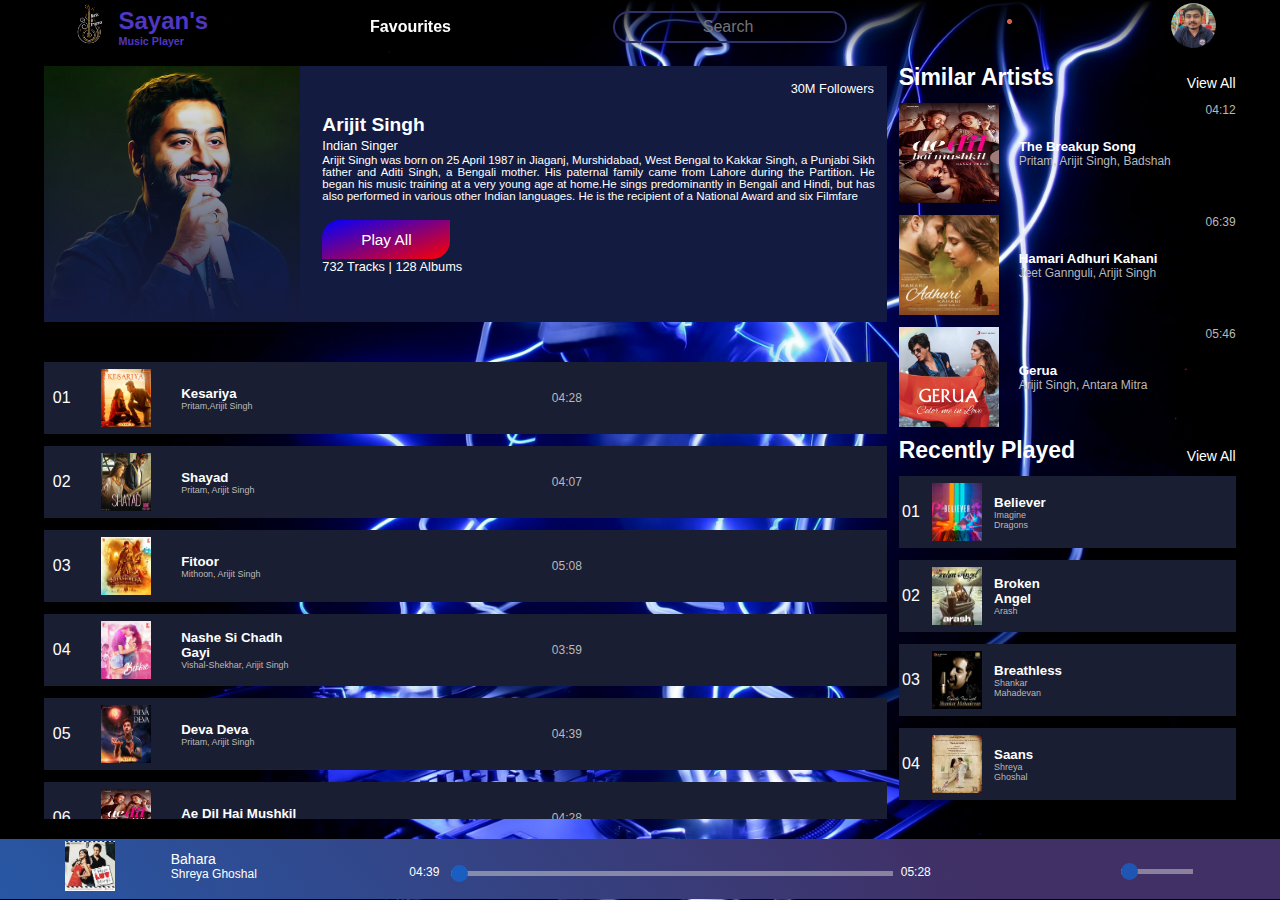
<file: Single Playlist Screen.html>
<!DOCTYPE html>
<html lang="en">

<head>
    <meta charset="UTF-8">
    <meta name="viewport" content="width=device-width, initial-scale=1.0">
    <title>My Playlist</title>
    <!-- add fevricon -->
    <link rel="icon" type="image/x-icon" href="media/music.ico">
    <!-- it is connected to two stylesheets -->
    <link rel="stylesheet" type="text/css" href="Single Playlist Screen Styles.css"><!-- this is the main stylesheet -->
    <!-- desktop first approach is used for the same. -->
    <link rel="stylesheet" type="text/css" href="Secondary page responsive.css">
    <!-- this is the style sheet with all the media queries -->
    <!-- this script is just for font awesome fonts -->
    <link rel="stylesheet" href="https://cdnjs.cloudflare.com/ajax/libs/font-awesome/6.2.1/css/all.min.css" 
    integrity="sha512-MV7K8+y+gLIBoVD59lQIYicR65iaqukzvf/nwasF0nqhPay5w/9lJmVM2hMDcnK1OnMGCdVK+iQrJ7lzPJQd1w==" 
    crossorigin="anonymous" referrerpolicy="no-referrer" />
</head>
<!-- body -->

<body>
    <!-- top navigation bar -->
    <nav class="navigation-bar">
        <!--This div contains the logo and title of the page-->
        <div class="title-combo">
            <div class="website-logo">
                <img src="media/music.png">
            </div>
            <div class="website-name">
                <h2>
                    Sayan's
                </h2>
                <h6>
                    Music Player
                </h6>
            </div>
        </div>
        <!-- this is the animated favourites text -->
        <div class="favs">
            <h4>
                Favourites <i class="fa-regular fa-star"></i>
            </h4>
        </div>
        <!-- this is for search bar -->
        <div class="search-bar">
            <div>
                <!-- magnifying glass- search icon -->
                <i class="fas fa-search search-ico"></i>
            </div>
            <input type="text" name="search" placeholder="Search">
            <div>
                <!-- mic icon -->
                <i class="fas fa-microphone mic-ico"></i>
            </div>
        </div>
        <!-- this is for notification bell -->
        <div class="notification-bell">
            <i class="fa-solid fa-bell"></i>
        </div>
        <!-- this is for red-dot -->
        <div class="red-dot"><img src="media/red_dot.png"></div>
       
        <!-- this is for profile picture -->
        <div class="profile-picture">
            <img src="media/my image.jpg">
        </div>
    </nav>
    <!-- this is the main center part of the page and it is divided into two sections, namely section 1 and section 2-->
    <!-- I have separated these sections using the aside tag for each section -->
    <main>
        <!-- aside section 1 -->
        <aside class="aside section-1">
            <!-- this is for the jumbotron -->
            <div class="jumbotron">
                <div class=jumbotron-image>
                    <!-- there is nothing in this div because all the images and all are added by css -->
                </div>
                <!-- jumbotron details -->
                <div class="jumbotron-detail">
                    <!-- descriptive part of the jumbotron this will contain name , number of followers and all -->
                    <div class="descriptive-part">
                        <div class="song-name-main">
                            <h1>Arijit Singh</h1>
                        </div>
                        <div class="followers">
                            <span>30M Followers</span>
                        </div>
                        <p class="author"><span>Indian Singer</span></p>
                        <!-- short description of the current author -->
                        <p class="desc">
                            Arijit Singh was born on 25 April 1987 in Jiaganj, Murshidabad, West Bengal to Kakkar Singh, a Punjabi Sikh father and Aditi Singh, a Bengali mother. His paternal family came from Lahore during the Partition. He began his music training at a very young age at home.He sings predominantly in Bengali and Hindi, but has also performed in various other Indian languages. He is the recipient of a National Award and six Filmfare
                        </p>
                    </div>
                    <!-- action part -->
                    <div class="action-part">
                        <!-- action buttons -->
                        <div class="btns">
                            <button>Play All</button>
                            <button class="btns-icon">
                                <i class="fa-regular fa-heart"></i>
                                <i class="fa-solid fa-share"></i>
                            </button>
                        </div>
                        <p>
                            732 Tracks | 128 Albums
                        </p>
                    </div>
                </div>
            </div>
            <!-- now the playlist part begins -->
            <div class="playlist-items">
                <!-- playlist item -->
                <div class="playlist-item">
                    <div class="left">
                        <div>
                            01
                        </div>
                        <div>
                            <img src="media/playlist2nd/kesariya.jpeg">
                            <div class="play-btn">
                                <i class="fas fa-play"></i>
                            </div>
                        </div>
                        <div>
                            <h5>
                                Kesariya
                            </h5>
                            <p>
                                Pritam,Arijit Singh
                            </p>
                        </div>
                    </div>
                    <div class="center">
                        04:28
                    </div>
                    <div class="right">
                        <div>
                            <i class="far fa-heart"></i>
                        </div>
                        <div>
                            <i class="fas fa-plus"></i>
                        </div>
                    </div>
                </div>
                <!-- playlist item -->
                <div class="playlist-item">
                    <div class="left">
                        <div>
                            02
                        </div>
                        <div>
                            <img src="media/playlist2nd/shayad.jpeg">
                            <div class="play-btn">
                                <i class="fas fa-play"></i>
                            </div>
                        </div>
                        <div>
                            <h5>
                                Shayad
                            </h5>
                            <p>
                                Pritam, Arijit Singh
                            </p>
                        </div>
                    </div>
                    <div class="center">
                        04:07
                    </div>
                    <div class="right">
                        <div>
                            <i class="far fa-heart"></i>
                        </div>
                        <div>
                            <i class="fas fa-plus"></i>
                        </div>
                    </div>
                </div>
                <!-- playlist item -->
                <div class="playlist-item">
                    <div class="left">
                        <div>
                            03
                        </div>
                        <div>
                            <img src="media/playlist2nd/fitoor.jpg">
                            <div class="play-btn">
                                <i class="fas fa-play"></i>
                            </div>
                        </div>
                        <div>
                            <h5>
                                Fitoor
                            </h5>
                            <p>
                                Mithoon, Arijit Singh
                            </p>
                        </div>
                    </div>
                    <div class="center">
                        05:08
                    </div>
                    <div class="right">
                        <div>
                            <i class="far fa-heart"></i>
                        </div>
                        <div>
                            <i class="fas fa-plus"></i>
                        </div>
                    </div>
                </div>
                <!-- playlist item -->
                <div class="playlist-item">
                    <div class="left">
                        <div>
                            04
                        </div>
                        <div>
                            <img src="media/playlist2nd/Nashe Si Chadh Gayi.jpg">
                            <div class="play-btn">
                                <i class="fas fa-play"></i>
                            </div>
                        </div>
                        <div>
                            <h5>
                                Nashe Si Chadh Gayi
                            </h5>
                            <p>
                                Vishal-Shekhar, Arijit Singh
                            </p>
                        </div>
                    </div>
                    <div class="center">
                        03:59
                    </div>
                    <div class="right">
                        <div>
                            <i class="far fa-heart"></i>
                        </div>
                        <div>
                            <i class="fas fa-plus"></i>
                        </div>
                    </div>
                </div>
                <!-- playlist item -->
                <div class="playlist-item">
                    <div class="left">
                        <div>
                            05
                        </div>
                        <div>
                            <img src="media/playlist2nd/Deva Deva.jpg">
                            <div class="play-btn">
                                <i class="fas fa-play"></i>
                            </div>
                        </div>
                        <div>
                            <h5>
                                Deva Deva
                            </h5>
                            <p>
                                Pritam, Arijit Singh
                            </p>
                        </div>
                    </div>
                    <div class="center">
                        04:39
                    </div>
                    <div class="right">
                        <div>
                            <i class="far fa-heart"></i>
                        </div>
                        <div>
                            <i class="fas fa-plus"></i>
                        </div>
                    </div>
                </div>
                <!-- playlist item -->
                <div class="playlist-item">
                    <div class="left">
                        <div>
                            06
                        </div>
                        <div>
                            <img src="media/playlist2nd/Ae Dil Hai Mushkil.jpg">
                            <div class="play-btn">
                                <i class="fas fa-play"></i>
                            </div>
                        </div>
                        <div>
                            <h5>
                                Ae Dil Hai Mushkil 
                            </h5>
                            <p>
                                Pritam, Arijit Singh
                            </p>
                        </div>
                    </div>
                    <div class="center">
                        04:28
                    </div>
                    <div class="right">
                        <div>
                            <i class="far fa-heart"></i>
                        </div>
                        <div>
                            <i class="fas fa-plus"></i>
                        </div>
                    </div>
                </div>
                <!-- playlist item -->
                <div class="playlist-item">
                    <div class="left">
                        <div>
                            07
                        </div>
                        <div>
                            <img src="media/playlist2nd/Hawayein.jpeg">
                            <div class="play-btn">
                                <i class="fas fa-play"></i>
                            </div>
                        </div>
                        <div>
                            <h5>
                                Hawayein
                            </h5>
                            <p>
                               Pritam, Arijit Singh 
                            </p>
                        </div>
                    </div>
                    <div class="center">
                        04:49
                    </div>
                    <div class="right">
                        <div>
                            <i class="far fa-heart"></i>
                        </div>
                        <div>
                            <i class="fas fa-plus"></i>
                        </div>
                    </div>
                </div>
                <!-- playlist item -->
                <div class="playlist-item">
                    <div class="left">
                        <div>
                            08
                        </div>
                        <div>
                            <img src="media/playlist2nd/Ae Dil Hai Mushkil.jpg">
                            <div class="play-btn">
                                <i class="fas fa-play"></i>
                            </div>
                        </div>
                        <div>
                            <h5>
                                Channa Mereya
                            </h5>
                            <p>
                                Pritam, Arijit Singh
                            </p>
                        </div>
                    </div>
                    <div class="center">
                        04:49
                    </div>
                    <div class="right">
                        <div>
                            <i class="far fa-heart"></i>
                        </div>
                        <div>
                            <i class="fas fa-plus"></i>
                        </div>
                    </div>
                </div>
                <!-- playlist item -->
                <div class="playlist-item">
                    <div class="left">
                        <div>
                            09
                        </div>
                        <div>
                            <img src="media/playlist2nd/Samjhawan.jpg">
                            <div class="play-btn">
                                <i class="fas fa-play"></i>
                            </div>
                        </div>
                        <div>
                            <h5>
                                Samjhawan
                            </h5>
                            <p>
                                Arijit Singh, Shreya Ghoshal
                            </p>
                        </div>
                    </div>
                    <div class="center">
                        04:30
                    </div>
                    <div class="right">
                        <div>
                            <i class="far fa-heart"></i>
                        </div>
                        <div>
                            <i class="fas fa-plus"></i>
                        </div>
                    </div>
                </div>
                <!-- playlist item -->
                <div class="playlist-item">
                    <div class="left">
                        <div>
                            10
                        </div>
                        <div>
                            <img src="media/playlist2nd/Bolna.jpeg">
                            <div class="play-btn">
                                <i class="fas fa-play"></i>
                            </div>
                        </div>
                        <div>
                            <h5>
                                Bolna
                            </h5>
                            <p>
                                Arijit Singh, Asees Kaur
                            </p>
                        </div>
                    </div>
                    <div class="center">
                        03:33
                    </div>
                    <div class="right">
                        <div>
                            <i class="far fa-heart"></i>
                        </div>
                        <div>
                            <i class="fas fa-plus"></i>
                        </div>
                    </div>
                </div>
                <!-- playlist item -->
                <div class="playlist-item">
                    <div class="left">
                        <div>
                            11
                        </div>
                        <div>
                            <img src="media/playlist2nd/Pal.jpg">
                            <div class="play-btn">
                                <i class="fas fa-play"></i>
                            </div>
                        </div>
                        <div>
                            <h5>
                                Pal
                            </h5>
                            <p>
                                Arijit Singh, Shreya Ghoshal
                            </p>
                        </div>
                    </div>
                    <div class="center">
                        04:08
                    </div>
                    <div class="right">
                        <div>
                            <i class="far fa-heart"></i>
                        </div>
                        <div>
                            <i class="fas fa-plus"></i>
                        </div>
                    </div>
                </div>
                <!-- playlist item -->
                <div class="playlist-item">
                    <div class="left">
                        <div>
                            12
                        </div>
                        <div>
                            <img src="media/playlist2nd/Dance Ka Bhoot.jpeg">
                            <div class="play-btn">
                                <i class="fas fa-play"></i>
                            </div>
                        </div>
                        <div>
                            <h5>
                                Dance Ka Bhoot
                            </h5>
                            <p>
                                Pritam, Arijit Singh
                            </p>
                        </div>
                    </div>
                    <div class="center">
                        04:05
                    </div>
                    <div class="right">
                        <div>
                            <i class="far fa-heart"></i>
                        </div>
                        <div>
                            <i class="fas fa-plus"></i>
                        </div>
                    </div>
                </div>
            </div>
        </aside>
        <!-- one aside section is complete -->
        <!-- now the second aside section will start from here -->
        <!-- the page is responsive. please try reducing the width of the page -->
        <!-- the aside section will collapse and a "more button will be shown to you." -->
        <!-- clicking on this more button, you will be shown the aside section 2  -->
        <!-- its position will be absolute at lower resolutions -->
        <!-- this is the label for that more button -->
        <label for="more"><i class="fas fa-angle-double-left"></i>More</label>
        <!-- this is that more button -->
        <!-- and this is the check box. this will always be hidden -->
        <!-- check the stylesheet_main.css when the label is clicked, this checkbox will be checked -->
        <!-- which will invoke the aside section 2 on lower resolutions -->
        <input type="checkbox" id="more">
        <!-- </div> -->
        <aside class="aside section-2">
            <!-- similar class will be applicable to both similar artists and recently played -->
            <div class="similar">
                <!-- section heading, which also contains the view all button -->
                <div class="section-heading">
                    <h1>Similar Artists</h1>
                    <div class="view-all-button">
                        View All
                    </div>
                </div>
                <!-- list is the container for the contents of similar artists -->
                <div class="list">
                    <!-- item -->
                    <div class="list-item">
                        <div>
                            <img src="media/playlist2nd/Ae Dil Hai Mushkil.jpg">
                            <div class="play-btn">
                                <i class="fas fa-play"></i>
                            </div>
                        </div>
                        <div style="position: absolute; left:120px;">
                            <h5>
                                The Breakup Song
                            </h5>
                            <p class="author-name">
                                Pritam, Arijit Singh, Badshah
                            </p>
                        </div>
                        <div class="extra">
                            <div>
                                <i class="fas fa-ellipsis-h"></i>
                            </div>
                            <p class="author-name">
                                04:12
                            </p>
                        </div>
                    </div>
                    <!-- item -->
                    <div class="list-item">
                        <div>
                            <img src="media/playlist2nd/Hamari Adhuri Kahani.jpg">
                            <div class="play-btn">
                                <i class="fas fa-play"></i>
                            </div>
                        </div>
                        <div style="position: absolute; left:120px;">
                            <h5>
                                Hamari Adhuri Kahani
                            </h5>
                            <p class="author-name">
                                Jeet Gannguli, Arijit Singh
                            </p>
                        </div>
                        <div class="extra">
                            <div>
                                <i class="fas fa-ellipsis-h"></i>
                            </div>
                            <p class="author-name">
                                06:39
                            </p>
                        </div>
                    </div>
                    <!-- item -->
                    <div class="list-item">
                        <div>
                            <img src="media/playlist2nd/Gerua.jpeg">
                            <div class="play-btn">
                                <i class="fas fa-play"></i>
                            </div>
                        </div>
                        <div style="position: absolute; left:120px;">
                            <h5>
                                Gerua
                            </h5>
                            <p class="author-name">
                                Arijit Singh, Antara Mitra
                            </p>
                        </div>
                        <div class="extra">
                            <div>
                                <i class="fas fa-ellipsis-h"></i>
                            </div>
                            <p class="author-name">
                                05:46
                            </p>
                        </div>
                    </div>
                </div>



                <!-- recently played section -->
                <div class="similar">
                    <!-- section headings, which also contains the view all button -->
                    <div class="section-heading">
                        <h1>Recently Played</h1>
                        <div class="view-all-button">
                            View All
                        </div>
                    </div>
                    <!-- again list is a container for all the contents of recently played section -->
                    <div class="list">
                        <!-- item -->
                        <div class="playlist-item">
                            <div class="left">
                                <div>
                                    01
                                </div>
                                <div>
                                    <img src="media/latest english/believer.jpeg">
                                    <div class="play-btn">
                                        <i class="fas fa-play"></i>
                                    </div>
                                </div>
                                <div>
                                    <h5>
                                        Believer
                                    </h5>
                                    <p>
                                        Imagine Dragons
                                    </p>
                                </div>
                            </div>
                            <div class="right">
                                <div>
                                    <i class="far fa-heart"></i>
                                </div>
                            </div>
                        </div>
                        <!-- item -->
                        <div class="playlist-item">
                            <div class="left">
                                <div>
                                    02
                                </div>
                                <div>
                                    <img src="media/playlist/broken angel.jpg">
                                    <div class="play-btn">
                                        <i class="fas fa-play"></i>
                                    </div>
                                </div>
                                <div>
                                    <h5>
                                        Broken Angel
                                    </h5>
                                    <p>
                                        Arash
                                    </p>
                                </div>
                            </div>
                            <div class="right">
                                <div>
                                    <i class="far fa-heart"></i>
                                </div>
                            </div>
                        </div>
                        <!-- item -->
                        <div class="playlist-item">
                            <div class="left">
                                <div>
                                    03
                                </div>
                                <div>
                                    <img src="media/playlist/breathless.jpg">
                                    <div class="play-btn">
                                        <i class="fas fa-play"></i>
                                    </div>
                                </div>
                                <div>
                                    <h5>
                                        Breathless
                                    </h5>
                                    <p>
                                        Shankar Mahadevan
                                    </p>
                                </div>
                            </div>
                            <div class="right">
                                <div>
                                    <i class="far fa-heart"></i>
                                </div>
                            </div>
                        </div>
                        <!-- item -->
                        <div class="playlist-item">
                            <div class="left">
                                <div>
                                    04
                                </div>
                                <div>
                                    <img src="media/playlist/saans.jpg">
                                    <div class="play-btn">
                                        <i class="fas fa-play"></i>
                                    </div>
                                </div>
                                <div>
                                    <h5>
                                        Saans
                                    </h5>
                                    <p>
                                        Shreya Ghoshal
                                    </p>
                                </div>
                            </div>
                            <div class="right">
                                <div>
                                    <i class="far fa-heart"></i>
                                </div>
                            </div>
                        </div>
                        <!-- item -->
                        <div class="playlist-item">
                            <div class="left">
                                <div>
                                    05
                                </div>
                                <div>
                                    <img src="media/playlist/sorry.jpeg">
                                    <div class="play-btn">
                                        <i class="fas fa-play"></i>
                                    </div>
                                </div>
                                <div>
                                    <h5>
                                        Sorry
                                    </h5>
                                    <p>
                                        Justin Bieber
                                    </p>
                                </div>
                            </div>
                            <div class="right">
                                <div>
                                    <i class="far fa-heart"></i>
                                </div>
                            </div>
                        </div>
                        <!-- item -->
                        <div class="playlist-item">
                            <div class="left">
                                <div>
                                    06
                                </div>
                                <div>
                                    <img src="media/playlist/broken angel.jpg">
                                    <div class="play-btn">
                                        <i class="fas fa-play"></i>
                                    </div>
                                </div>
                                <div>
                                    <h5>
                                        Broken Angel
                                    </h5>
                                    <p>
                                        Arash
                                    </p>
                                </div>
                            </div>
                            <div class="right">
                                <div>
                                    <i class="far fa-heart"></i>
                                </div>
                            </div>
                        </div>
                        <!-- item -->
                        <div class="playlist-item">
                            <div class="left">
                                <div>
                                    07
                                </div>
                                <div>
                                    <img src="media/playlist/bilionera.jpg">
                                    <div class="play-btn">
                                        <i class="fas fa-play"></i>
                                    </div>
                                </div>
                                <div>
                                    <h5>
                                        Bilionera
                                    </h5>
                                    <p>
                                        Otilia Brumă
                                    </p>
                                </div>
                            </div>
                            <div class="right">
                                <div>
                                    <i class="far fa-heart"></i>
                                </div>
                            </div>
                        </div>
                        <!-- item -->
                        <div class="playlist-item">
                            <div class="left">
                                <div>
                                    08
                                </div>
                                <div>
                                    <img src="media/playlist2nd/Raataan Lambiyan.jpg">
                                    <div class="play-btn">
                                        <i class="fas fa-play"></i>
                                    </div>
                                </div>
                                <div>
                                    <h5>
                                        Hasi(Female)
                                    </h5>
                                    <p>
                                        Shreya Ghoshal
                                    </p>
                                </div>
                            </div>
                            <div class="right">
                                <div>
                                    <i class="far fa-heart"></i>
                                </div>
                            </div>
                        </div>
                        <!-- item -->
                        <div class="playlist-item">
                            <div class="left">
                                <div>
                                    09
                                </div>
                                <div>
                                    <img src="media/playlist2nd/Bahara.jpg">
                                    <div class="play-btn">
                                        <i class="fas fa-play"></i>
                                    </div>
                                </div>
                                <div>
                                    <h5>
                                        Bahara
                                    </h5>
                                    <p>
                                        Shreya Ghoshal
                                    </p>
                                </div>
                            </div>
                            <div class="right">
                                <div>
                                    <i class="far fa-heart"></i>
                                </div>
                            </div>
                        </div>
                    </div>
                </div>
            </div>
        </aside>
    </main>




    <!-- main part of the page is over. -->
    <!-- this is the footer part. -->
    <!-- its position will be fixed to the screen bottom. -->
    <footer>
        <div class="active-song-description">
            <!-- song image -->
            <div id="song-image">
                <img src="media/playlist2nd/Bahara.jpg">
            </div>
            <!-- song name and author -->
            <div class="song-desc">
                <div>
                    Bahara
                </div>
                <div>
                    Shreya Ghoshal
                </div>
            </div>
                <!-- heart icon and ban icon -->
            <div class="heart-and-ban-icon">
                <span>
                    <i class="far fa-heart"></i>
                </span>
                <span>
                    <i class="fas fa-ban"></i>
                </span>
            </div>
        </div>
        <!-- these are the main player controls -->
        <div class="player">
            <div class="controls">
                <div><i class="fas fa-random"></i></div>
                <div><i class="fas fa-step-backward"></i></div>
                <div><i class="fas fa-pause-circle"></i></div>
                <div><i class="fas fa-step-forward"></i></div>
                <div><i class="fas fa-redo"></i></div>
            </div>
            <!-- this is the slider -->
            <div id="slider">
                <!-- current time -->
                <div class="time">
                    04:39
                </div>
                <div class="slidecontainer">
                    <input type="range" min="0" max="100" value="0" class="slider" id="myRange">
                </div>
                <!-- total time -->
                <div class="time">
                    05:28
                </div>
            </div>
        </div>
        <!-- other icons including the volume slider and all -->
        <div class="extras">
            <div>
                <i class="fas fa-list-ul"></i>
            </div>
            <div>
                <i class="fas fa-laptop"></i>
            </div>
            <div>
                <i class="fas fa-volume-up"></i>
            </div>
            <div class="slidecontainer" style="width:30%;">
                <input type="range" min="0" max="100" value="0" class="slider" id="myRange" style="margin-top:0px;">
            </div>
            <div>
                <i class="fas fa-expand-alt"></i>
            </div>
        </div>
    </footer>
</body>

</html>
</file>
<file: Single Playlist Screen Styles.css>
:root {
	--background-image: url("media/background_image/bg2.jpg");
	--jumbotron-color: #141b41;
	--playlist-items-background-color: #1a1e33;
	--playlist-items-background-color-on-hover: #2e3249;
}
body {
	/* background-image: var(--background-image); */
	background-image: var(--background-image);
	background-size: cover;
	background-position: center ;
	background-attachment: fixed;
	
/* 	background-position: center;
	background-size: cover;
	background-repeat: no-repeat; */
	margin: 0px;
	font-family: "Segoe UI", Arial, sans-serif;
	color: white;
}
/* removing all the styles from the links and formatting them white */
a {
	text-decoration: none;
	color: white;
}
/* removing margin for all the textual elements */
h1,
h2,
h3,
h4,
h5,
h6,
p {
	margin: 0px;
}
/* top navigation bar */
.navigation-bar {
	height: auto;
	width: auto;
	background-image: linear-gradient(180deg, black, rgba(0, 0, 0, 0));
	display: flex;
	flex-direction: row;
	flex-wrap: wrap;
	justify-content: space-between;
	align-items: center;
	box-sizing: border-box;
	padding-left: 5%;
	padding-right: 5%;
	transition: all ease-in-out 1s; /* when the navbar loads, every property transits for 1s */
}
/* all the divs inside the navigation bar should be placed side by side*/
.navigation-bar > div {
	display: inline-block;
}
/* animation for the website logo */
@keyframes rotating {
	0% {
		transform: rotate(0deg);
	}
	100% {
		transform: rotate(360deg) scale(0.5);
	}
}
/* website logo image */
.website-logo img {
	height: 50px;
	width: 50px;
	border-radius: 100%;
	animation-name: rotating;
	animation-timing-function: ease-in-out;
	animation-duration: 2s;
	animation-iteration-count: infinite;
	animation-direction: alternate;
}
/* website function */
.website-name  {
	color: #5037c2;
}
/* website title and general description */
.title-combo > div {
	vertical-align: middle;
	display: inline-block;
}
/* animation for favoutites text */
@keyframes flexible {
	
	50% {
		transform: scale(1.1);
	}
	100% {
		transform: scaleX(1);
	}
}
/* favourites text */
.favs {
	animation-name: flexible;
	animation-timing-function: ease-in-out;
	animation-duration: 2s;
	perspective: 10000px;
	transform-style: preserve-3d;
	animation-iteration-count: infinite;
}
.favs h4:hover{
	color: orangered;
}
/* search bar */
.search-bar {
	width: 20%;
	position: relative;
	background-color: transparent;
	border: 2px solid #2f316a;
	border-radius: 18px;
}
/* changing the default style of the input bar */
.search-bar input {
	left: 7%;
	position: relative;
	width: 80%;
	font-size: 16px;
	color: white;
	text-decoration: none;
	background-color: transparent;
	border-radius: 18px;
	border: none;
	padding: 5px;
	font-weight: 500;
	text-align: center;
	transition: all ease-in-out 0.1s;
}
/*search icon mic icon color*/
.search-bar > div > i{
	color: #3b416a;
}
/* search icon */
.search-bar > div:nth-child(1) {
	display: inline-block;
	position: absolute;
	width: min-content;
	left: 2%;
	top: 10%;
	transition: all ease-in-out 0.1s;
	z-index: 1;
}
/* mic icon */
.search-bar > div:nth-child(3) {
	display: inline-block;
	position: absolute;
	width: min-content;
	right: 2%;
	top: 10%;
	transition: all ease-in-out 0.1s;
	z-index: 1;
}
/* when the user clicks on the search bar, there should be no blue outlining */
input:focus {
	outline: none;
}
/* animation for bell icon */
@keyframes ringing_bell {
	0% {
		transform: rotate(-15deg);
	}
	50% {
		transform: rotate(15deg);
	}
	100% {
		transform: rotate(-15deg);
	}
}
/* notification bell icon */
.notification-bell i {
	animation-name: ringing_bell;
	animation-duration: 0.4s;
	animation-timing-function: ease-in-out;
	animation-iteration-count: infinite;
	animation-delay: 2s;
	position: first;
}
.notification-bell i:hover{
	color: orangered;
}
/* .notification-bell span img{
	margin-top: -5px;
	height: 5px;
	width: 5px;
	border-radius: 100%;
	animation-name: rotating;
	animation-timing-function: ease-in-out;
	animation-duration: 2s;
	animation-iteration-count: infinite;
	animation-direction: alternate;
} */
.notification-bell h4{
	display: inline-block;
}
.red-dot{
    position: absolute;
    left: 78.7%;
    top: 10px;
}
.red-dot img{
	width: 5px;
}
/* profile picture of the user */
.profile-picture img {
	width: 45px;
	height: 45px;
	border-radius: 100%;
}
/* navigation bar is completed here */
/* //////////////////////////////////////////////////////////////////////////////////////////////////////////////////////// */
/* main */
main {
	width: 100%;
	padding: 0% 3%;
	box-sizing: border-box;
	display: flex;
	flex-direction: row;
	justify-content: space-around;
	transition: all ease-in-out 1s;
}
/* there are two aside sections both of them will have this class 
(I have taken care of the re-usability of the classes and removed redundancy) */
.aside {
	display: inline-block;
	overflow: hidden;
}
/* section one of the main part */
.section-1 {
	width: 70%;
	height: 85vh;
	overflow: scroll;
}
/* overflow should be scrollable but the scroll bar should be hidden*/
.section-1::-webkit-scrollbar {
	display: none;
}
/* section 2 of the main part */
.section-2 {
	width: 28%;
	height: 85vh;
	z-index: 2;
}

/* aside section 1 */
/* jumbotron */
.jumbotron {
	height: 20vw;
	width: 100%;
	margin-top: 12px;
	box-sizing: border-box;
	display: flex;
	flex-direction: row;
	justify-content: space-between;
	align-items: center;
	background-color: var(--jumbotron-color);
	margin-bottom: 40px;
	position: relative;
}
/* image insider jumbotron */
.jumbotron-image {
	height: 20vw;
	width: 20vw;
	background-image: linear-gradient(
			to bottom,
			transparent,
			rgba(20, 27, 65, 1)
		),
		url("media/playlist2nd/arijit.webp");
	background-size: cover;
}
/* right part of the jumbotron */
.jumbotron-detail {
	width: 67%;
	height: 100%;
	display: flex;
	flex-direction: column;
	justify-content: center;
	box-sizing: border-box;
	padding-right: 12px;
}
/* descriptive part contains the descripton of the song and action part contains the follow and play buttons */
.descriptive-part,
.action-part {
	width: 100%;
	height: max-content;
}
/* song name and followers */
.song-name-main,
.followers {
	display: inline-block;
}
/* song name heading properties */
.song-name-main h1 {
	font-size: 1.5vw;
}
/*song-name-main hover*/
.song-name-main h1:hover{
	color: skyblue;
}
/* follower count */
.followers {
	position: absolute;
	right: 0%;
	top: 5%;
}
.followers span:hover{
	color: orangered;
}
/* self explanatory */
.followers span {
	font-size: 1vw;
	padding-right: 1vw;
}
.author span{
	font-size: 1vw;
}
.author span:hover{
	color: beige;
}
/* description of the jumbotron */
.desc {
	font-size: 0.9vw;
	text-align: justify !important;
}
.desc:hover{
	color: greenyellow;
}
/* action part */
/* .action-part {
	padding-top: 2vw;
} */
.action-part p {
	font-size: 1vw;
}
.btns{
	border-top: 5px solid transparent;
}
.btns > button {
	border: 0px;
	border-radius: 18px 0px;
	height: 3vw;
	width: 10vw;
	color: white;
	font-size: 1.2vw;
}
/* play button */
.btns > button:nth-child(1) {
	background-image: linear-gradient(-19deg, red 0%, blue 100%);
}
/* follow button */
.btns > button:nth-child(2) {
	background-color: transparent;
}
.btns button:hover{
	color: orangered;
}
.btns-icon i:hover{
	color: blueviolet;
}
/* particular item in the playlist */
.playlist-item {
	/* height:60px;
    width:100%; */
	height: 8vh;

	box-sizing: border-box;
	background-color: var(--playlist-items-background-color);
	display: flex;
	flex-direction: row;
	justify-content: space-between;
	align-items: center;
	margin-bottom: 12px;
	/* transition: all ease-in-out 0.1s; */
}
/* playlist item hovering effects */
.playlist-item:hover {
	background-color: var(--playlist-items-background-color-on-hover);
}
/* left part if the playlist item */
.left {
	display: flex;
	flex-direction: row;
	justify-content: flex-start;
	align-items: center;
	width: 30%;
	height: 100%;
	padding: 0% 1%;
}
.left div p{
	font-size: 0.7vw !important;
}
/* center part of the playlist item which contains the duration length of the song */
.center {
	display: flex;
	flex-direction: row;
	justify-content: center;
	align-items: center;
	width: min-content;
	height: 100%;
}
/* right part of the playlist item, which contains icons */
.right {
	display: flex;
	flex-direction: row;
	justify-content: center;
	align-items: center;
	width: 50px;
	height: 100%;
	padding-right: 2%;
}
/*hovering effect on heart and plus icon*/
.right i:hover{
	transition: all ease-in-out 0.1s;
	color: cyan;
}

/* now adjusting the contents of left, center and right parts */
.left > div:nth-child(2) {
	height: 80%;
	min-width: 50px;
	max-width: 50px;
	margin: 0px 12% 0px 12%;
	position: relative;
}
.left > div:nth-child(2) img {
	width: 100%;
	height: 100%;
}
.left > div:nth-child(3) p {
	color: rgb(185, 185, 185);
}
/* customizing the play button */
.play-btn {
	background-color: black;
	width: 100%;
	height: 100%;
	position: absolute;
	top: 0%;
	left: 0%;
	opacity: 0;
	display: flex;
	flex-direction: row;
	justify-content: center;
	align-items: center;
	transition: all ease-in-out 0.1s;
}
/* on hover effects */
.play-btn:hover {
	opacity: 0.7;
}
/* adjusting fonts in the playlist items  */
.left div p {
	font-size: 14px;
}
.center {
	font-size: 12px;
	color: rgb(185, 185, 185);
}
.right {
	color: rgb(185, 185, 185);
}
.right div:nth-child(2) {
	margin-left: 27%;
}
/* second section of the page starts here */
/* ///////////////////////////////////////////////////////////////////////////////////////////////////////////////////////////////////////////// */
/* "more" button properties */
label {
	display: none;
	position: absolute;
	right: 0%;
	top: 20%;
	padding-bottom: 5px;
	z-index: 3;
	box-shadow: 0px 0px 2px 1px white;;
	width: 70px;
	font-size: 20px;
	height: 21px;
	text-align: center;
	background-image: linear-gradient(red, blue);
}
/* on a normal display, it will be hidden */
label ~ input {
	display: none;
}
/* ASIDE SECTION -2 */
/* this is the first section heading of the aside section 2 */
.section-heading {
	margin-top: 10px;
	position: relative;
	margin-bottom: 12px;
}
/* adjusting for side by side display */
.section-heading div,
.section-heading h1 {
	display: inline-block;
}
.section-heading h1 {
	font-size: 23px;
}
.section-heading div {
	position: absolute;
	bottom: 0%;
	right: 0px;
	font-size: 14px;
}

.list {
	height: 36vh;
	overflow: scroll;
}
/* hiding the scrollbar */
.list::-webkit-scrollbar {
	display: none;
}
/* this is particular item in the "list  container*/
.list-item {
	width: 100%;
	height: 100px;
	box-sizing: border-box;
	display: flex;
	flex-direction: row;
	justify-content: space-between;
	align-items: center;
	position: relative;
	margin-bottom: 12px;
}
/* hovering effect for the list item */
.list-item:hover {
	background-color: var(--playlist-items-background-color-on-hover);
}
/* adjusting the name and image of the songs relative to their original position */
.list-item > div:nth-child(1) {
	width: 100px;
	height: 100%;
	position: relative;
}
.list-item > div:nth-child(1) > img {
	width: 100%;
	height: 100%;
}
.author-name {
	font-size: 12px;
	color: rgb(185, 185, 185);
}
.extra {
	text-align: right;
	height: 100%;
}
/* ////////////////////////////////////////////////////////////////////////////////////////////////////////////// */

/* Footer section starts here*/
/* this is the container for the whole footer */
footer {
	position: absolute;
	bottom: 1px;
	width: 100%;
	height: 60px;
	background-color: #282828;
	background-image : linear-gradient(50deg, #2857a4 0%, #403066 74%);
	display: flex;
	flex-direction: row;
	justify-content: space-between;
	align-content: center;
	flex-wrap: nowrap;
	padding: 0px 3%;
	box-sizing: border-box;
	z-index: 6;
}
/* footer is divided into 3 parts */
/* 1. first part of the footer */
.active-song-description {
	/* border:1px solid white; */
	height: 90%;
	width: 25%;
	display: flex;
	flex-direction: row;
	justify-content: space-around;
	align-items: center;
}
/* the current song which is being played, this is the image container for that. */
#song-image {
	width: 50px;
	height: 50px;
	min-width: 50px;
	min-height: 50px;
}
/* current song image */
#song-image img {
	width: 100%;
	height: 100%;
}
/* heart and ban icon */
.heart-and-ban-icon {
	height: 100%;
	padding-top: 4%;
}
/* song decscription */
.song-desc {
	margin-right: 1%;
	margin-left: 1%;
}
/* song name */
.song-desc div:nth-child(1) {
	font-size: 14px;
}
/* song author */
.song-desc div:nth-child(2) {
	font-size: 12px;
}

/* 2. Second part of the footer*/
.player {
	width: 45%;
	display: flex;
	flex-direction: column;
	align-items: center;
	justify-content: center;
	flex-wrap: nowrap;
}
/* controls is the container for all the center controls of the player */
.controls {
	width: 40%;
	display: flex;
	flex-direction: row;
	justify-content: space-between;
	align-items: center;
	font-size: 20px;
}
/* this is the song-duration slider */
#slider {
	width: 100%;
	font-size: 12px;
	display: flex;
	flex-direction: row;
	flex-wrap: nowrap;
	align-items: center;
	justify-content: center;
	margin-top: 5px;
}
/* ////////// */
.time {
	margin: 0px 10px;
}

/* adjusting the slider for better visuals */
.slidecontainer {
	width: 100%;
}

/* for audio and main center player */
.slider {
	-webkit-appearance: none;
	width: 100%;
	height: 5px;
	background: #d3d3d3;
	outline: none;
	opacity: 0.5;
	-webkit-transition: 0.2s;
	transition: opacity 0.2s;
}

/* hover effect for the slider */
.slider:hover {
	opacity: 1;
}

/* these are for adjusting the dimensions and default styling of the long-slider */
.slider::-webkit-slider-thumb {
	-webkit-appearance: none;
	appearance: none;
	width: 17px;
	height: 17px;
	border-radius: 50%;
	background: #007bff;
	cursor: pointer;
}

/* this is the circular thumb, which can be moved across the div */
.slider::-moz-range-thumb {
	width: 25px;
	height: 25px;
	background: #4caf50;
	cursor: pointer;
}

/* third part of the footer */
/* this contains the extra icons and slider for volume */
/* this is also a container */
.extras {
	width: 20%;
	display: flex;
	flex-direction: row;
	justify-content: space-around;
	align-items: center;
}
</file>
<file: Secondary page responsive.css>
@media screen and (max-width: 1200px) {
	/* animated favourites text will be hidden for this viewport width*/
	.favs {
		display: none !important;
	}
	/* reduced size of search bar */
	.search-bar {
		width: 30%;
	}
	input {
		font-size: 11px !important;
	}
	.red-dot{
		left: 75.5%;
	}
	.song-name-main h1 {
		font-size: 2.4vw;
	}
	.desc {
		font-size: 1.2vw;
	}

}
@media screen and (max-width: 900px) {
	/* for .red-dot */
	.red-dot{
		left: 75.5%;
	}
	/* jumbotron description */
	.desc {
		font-size: 1.6vw;
	}
	/* more button vil ve visible and section 2 will be hidden by default for this viewport */
	label {
		display: block;
	}
	/* hidden section 2 by default */
	.section-2 {
		visibility: hidden;
		opacity: 0;
		position: absolute;
		width: 300px;
		height: 68vh;
		background-color: #050043;
		box-shadow: 0px 0px 2px 1px white;
		right: 0px;
		top: 23.5%;
		overflow: scroll;
		padding-left:10px;
		z-index: 5;
		padding-right:5px;
		transition:visibility ease-in-out 0.3s;
		transition: opacity ease-in-out 0.3s;
	}
	/* more button */
	input[type="checkbox"]:checked ~ .section-2 {
		visibility: visible;
		opacity: 1;
	}
	.list {
		overflow: hidden;
		height: auto;
	}
	.list-item {
		background-color: #1a1e33;
	}
	/* hide section 2 scrollbar */
	.section-2::-webkit-scrollbar {
		display: none;
	}
	/* when the section 2 is hidden, section-1 width becomes 100% to cover the whole page */
	.section-1 {
		width: 100%;
	}
	/* jumbotron */
	.jumbotron {
		height: 30vw;
	}
	/* image in the jumbotron */
	.jumbotron-image {
		height: 30vw;
		width: 30vw;
	}
	/* buttons and all */
	.action-part p {
		font-size: 2vw;
	}
	.btns > button {
		height: 4vw;
		width: 11vw;
		font-size: 1.7vw;
	}
}
@media screen and (max-width: 700px) {
	
	/* in the screens of this width, generally volume buttons are provided at the side. */
	/* so there is no need for the volume slider at this width. so i have removed them from the display */
	/* followers and author */
	
	.followers,
	.author {
		font-size: 1vw;
	}
	/* jumbotron description */
	.desc {
		font-size: 10px;
		text-align: justify !important;
	}
	/* extra icons in the footer at the right hand side */
	.extras > div:nth-child(3) {
		display: none;
	}
	.extras > div:nth-child(4) {
		display: none;
	}
	.left{
		font-size: 1.7vw;
	}
	.left div p{
		font-size: 1vh;
	}
}
@media screen and (max-width: 550px) {
	/* this is the most important media query */
	/* navigation bar section */
	/* website image */
	
	.website-logo img {
		height: 30px;
		width: 30px;
	}
	/* website name */
	.website-name h1 {
		font-size: 3vw;
	}
	/* website name */
	.website-name h4 {
		font-size: 2vw;
	}
	/* notification bell */
	.notification-bell img {
		width: 20px;
		height: 20px;
	}
	/* profile picture */
	.profile-picture img {
		width: 30px;
		height: 30px;
	}
	/* notification bell and profile picture */
	.notification-bell,
	.profile-picture {
		margin-top: 8px;
	}
	/* for .red-dot */
	.red-dot{
		left: 77%;
	}
	.song-name-main h1 {
		font-size: 3vw;
	}
	.song-name-main h1{
		position: absolute;
    	right: 33%;
    	top: 12%;
	}
	/* followers and author */

	.author span{
		position: absolute;
    	top: 19%;
    	right: 40%;
    	font-size: 0.5rem;
	}
	.followers span{
		font-size: 0.5rem;
	}
	/* jumbotron description */
	.desc {
		font-size: 10px;
		padding-left: 4px;
		text-align: justify !important;
	}
	/* buttons and all in the jumbotron */
	.action-part {
		padding-top: 0px;
	}
	/* jumbotron */
	.jumbotron {
		height: 60vw;
		text-align: justify;
	}
	/* image in the jumbotron */
	.jumbotron-image {
		height: 60vw;
		width: 60vw;
	}
	/* buttons and stuff */
	.btns > button {
		height: 8vw;
		width: 17vw;
		font-size: 3.2vw;
	}
	/* this is the image in the footer section of the page. due to less space, it has to be removed at such lower resolutions. */
	/* there is another option, but it will look messy and small */
	#song-image {
		display: none;
	}
	/*	footer controls*/
    .controls{
    	position: absolute;
    	justify-content: space-between;
   		top: -1%;
    	right: 27%;
    }
}
</file>
